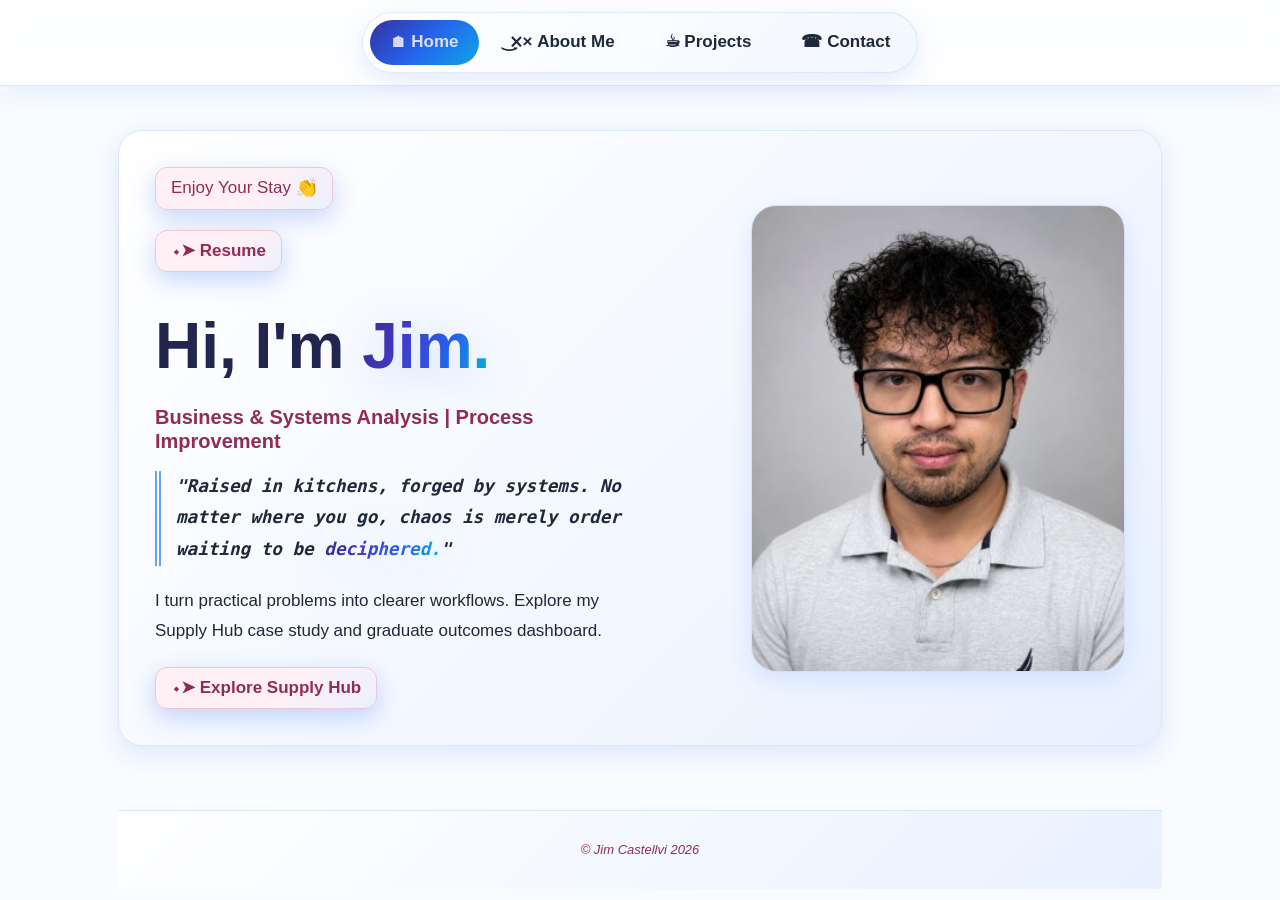
<file: index.html>
<!DOCTYPE html>

<!--Class project: original HTML/CSS by Jim; AI-assisted content and responsive-layout refinement, October 2026. Learning notes retained in the stylesheet.-->
<!--<details> and <summary> used during the supply hub case more context when it shows up -->
<html lang="en">

<head>
    <meta charset="utf-8" />
    <title>Jim Castellvi | Business &amp; Systems Analysis</title>

    <link href="portfolio_alt.css" rel="stylesheet" />
    <meta content="width=device-width, initial-scale=1" name="viewport" />
</head>

<body class="container" id="top"><a class="skip-link" href="#main-content">Skip to content</a>
    <header id="home">
        <nav aria-label="Main navigation" class="navbar" id="table_of_contents">
            <div class="navlink">
                <a aria-current="page" class="active" href="index.html">🏠︎ Home</a>
                <a href="about.html">ִ×͜× About Me</a>
                <a href="project.html">☕︎ Projects</a>
                <a href="contact.html">☎ Contact</a>
            </div>
        </nav>
    </header>
    <main id="main-content">
        <section class="hero">
            <div class="hero-text">
                <p class="pill hover-lift-img">Enjoy Your Stay 👏</p>
                <div>
                    <a class="pill hover-lift-img link"
                        href="https://1drv.ms/b/c/b7171ae9bdc7a3ea/IQBhhznJHuBYRb9-K2LwbAE5ATt0kI1Ehceg0D2DWT0N2-Q?e=mRhQ6N"
                        rel="noopener noreferrer" target="_blank">Resume</a>
                </div>
                <h1>Hi, I'm <span>Jim.</span></h1>
                <h2>Business &amp; Systems Analysis | Process Improvement</h2>
                <blockquote>
                    <p>
                        "Raised in kitchens, forged by systems. No matter where you go, chaos is merely order waiting to
                        be <span>deciphered.</span>"
                    </p>
                </blockquote>
                <p>I turn practical problems into clearer workflows. Explore my Supply Hub case study and graduate
                    outcomes dashboard.</p><a class="pill link" href="project.html#supplyHub">Explore Supply Hub</a>
            </div>
            <img alt="Picture of Jim Castellvi / Curly hair / Glasses" class="hero-photo hover-lift"
                src="webtech_img/1788324295054.jpg" style="object-fit: cover;" width="250" />
        </section>
    </main>
    <footer>
        <p>© Jim Castellvi 2026</p>
    </footer>
</body>

</html>
</file>
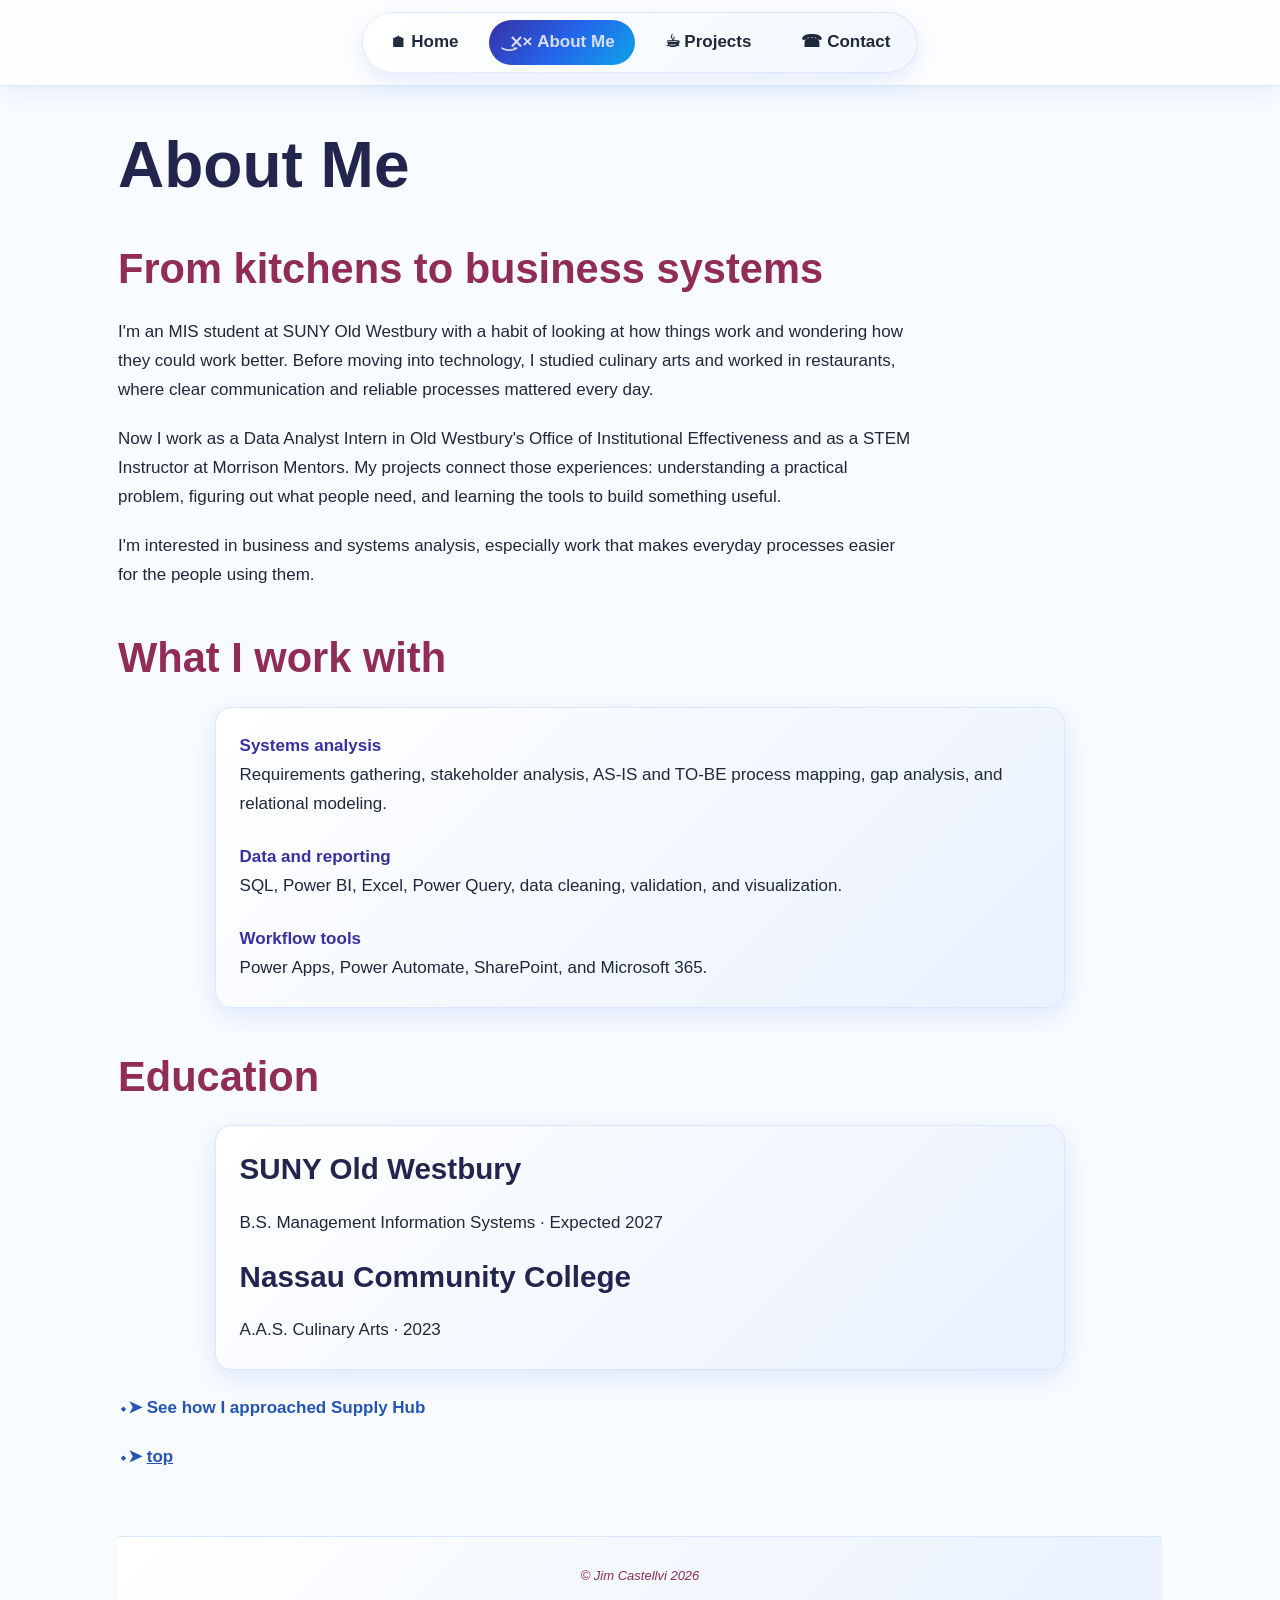
<file: about.html>
<!DOCTYPE html>

<html lang="en">

<head>
    <meta charset="utf-8" />
    <title>About | Jim Castellvi</title>
    <link href="portfolio_alt.css" rel="stylesheet" />
    <meta content="width=device-width, initial-scale=1" name="viewport" />
</head>

<body class="container" id="top"><a class="skip-link" href="#main-content">Skip to content</a>
    <header>
        <nav aria-label="Main navigation" class="navbar" id="table_of_contents">
            <div class="navlink">
                <a href="index.html">🏠︎ Home</a>
                <a aria-current="page" class="active" href="about.html">ִ×͜× About Me</a>
                <a href="project.html">☕︎ Projects</a>
                <a href="contact.html">☎ Contact</a>
            </div>
        </nav>
        <h1><strong>About Me</strong></h1>
    </header>
    <main id="main-content">
        <section class="about-copy">
            <h2>From kitchens to business systems</h2>
            <p>I'm an MIS student at SUNY Old Westbury with a habit of looking at how things work and wondering how they
                could work better. Before moving into technology, I studied culinary arts and worked in restaurants,
                where clear communication and reliable processes mattered every day.</p>
            <p>Now I work as a Data Analyst Intern in Old Westbury's Office of Institutional Effectiveness and as a STEM
                Instructor at Morrison Mentors. My projects connect those experiences: understanding a practical
                problem, figuring out what people need, and learning the tools to build something useful.</p>
            <p>I'm interested in business and systems analysis, especially work that makes everyday processes easier for
                the people using them.</p>
        </section>
        <section>
            <h2>What I work with</h2>
            <dl class="card-static">
                <dt>Systems analysis</dt>
                <dd>Requirements gathering, stakeholder analysis, AS-IS and TO-BE process mapping, gap analysis, and
                    relational modeling.</dd>
                <dt>Data and reporting</dt>
                <dd>SQL, Power BI, Excel, Power Query, data cleaning, validation, and visualization.</dd>
                <dt>Workflow tools</dt>
                <dd>Power Apps, Power Automate, SharePoint, and Microsoft 365.</dd>
            </dl>
        </section>
        <section>
            <h2>Education</h2>
            <div class="card-static">
                <h3>SUNY Old Westbury</h3>
                <p>B.S. Management Information Systems · Expected 2027</p>
                <h3>Nassau Community College</h3>
                <p>A.A.S. Culinary Arts · 2023</p>
            </div>
        </section>
        <p><a class="link" href="project.html#supplyHub">See how I approached Supply Hub</a></p>
    </main>
    <a class="link" href="#top"><u>top</u></a>
    <footer>
        <p>© Jim Castellvi 2026</p>
    </footer>
</body>

</html>
</file>
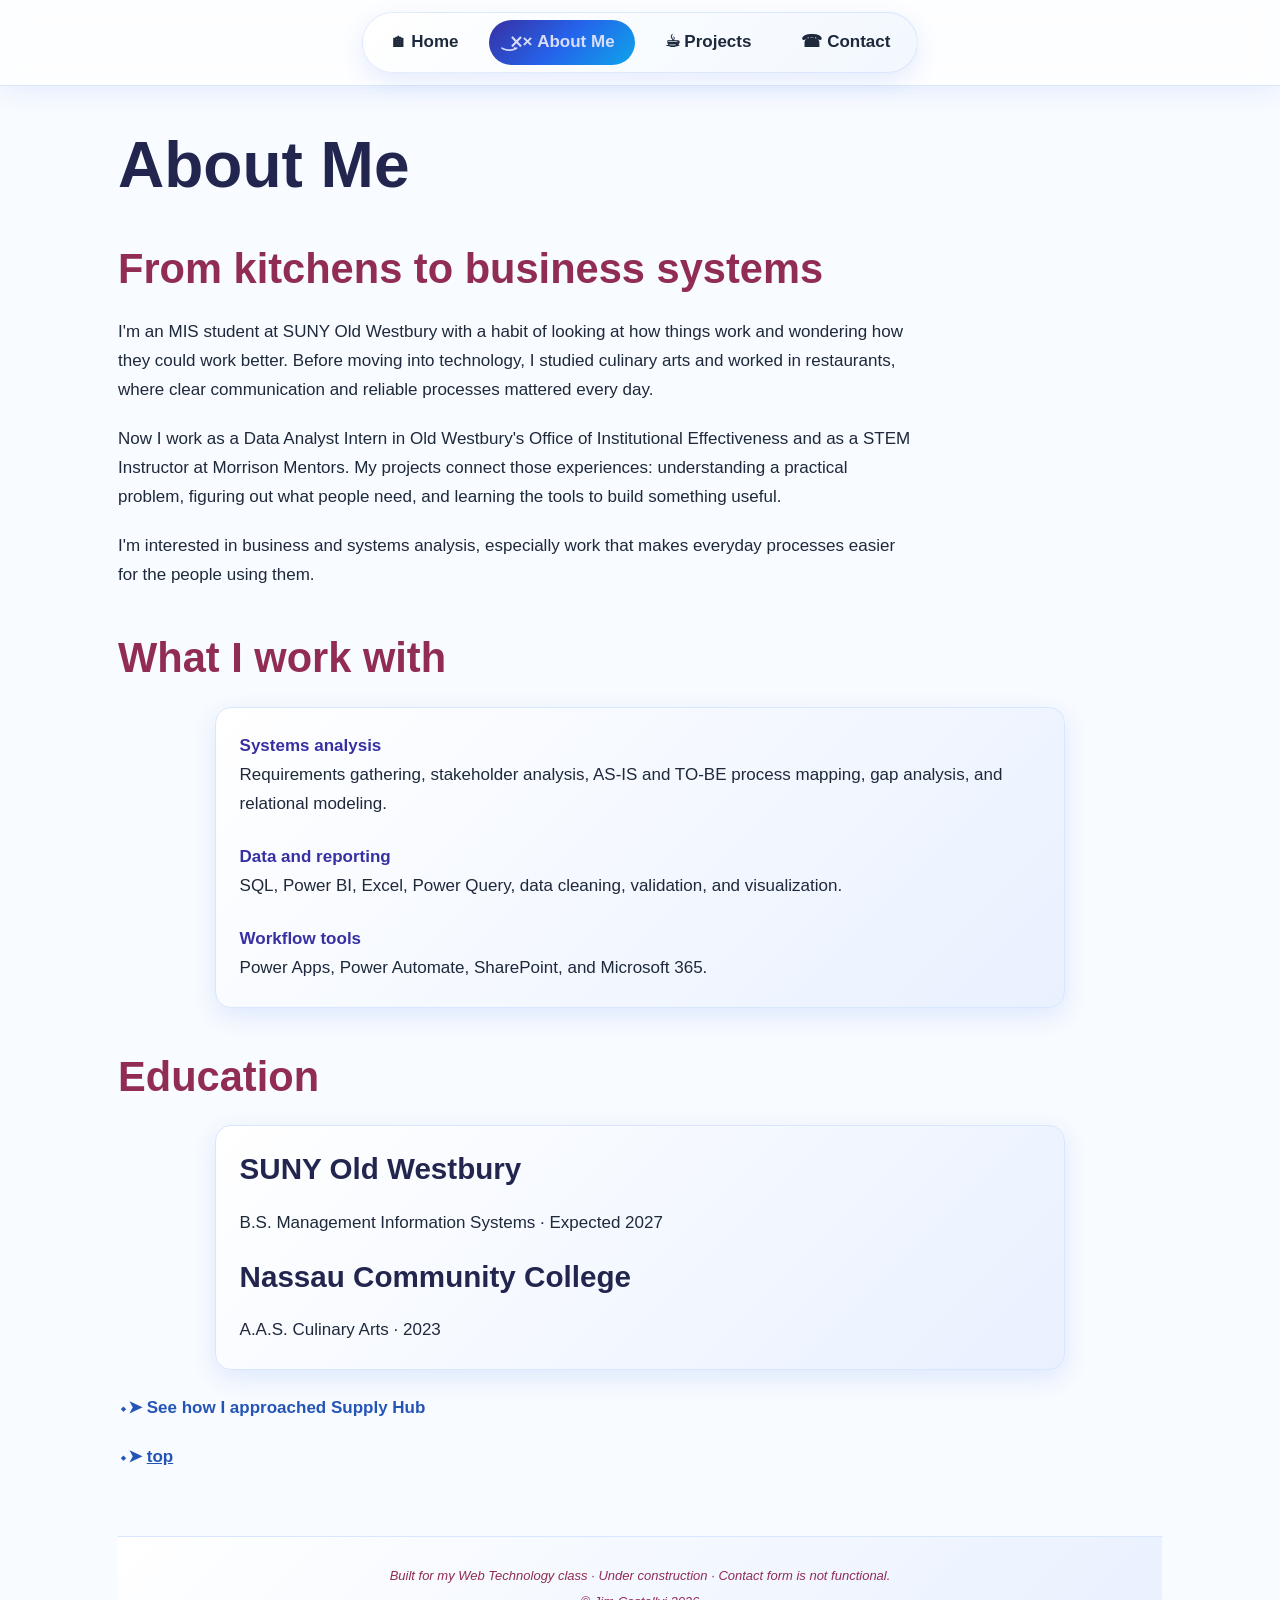
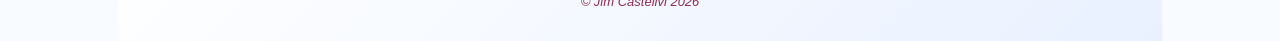
<file: About.html>
<!DOCTYPE html>

<html lang="en">

<head>
    <meta charset="utf-8" />
    <title>About | Jim Castellvi</title>
    <link href="portfolio_alt.css" rel="stylesheet" />
    <meta content="width=device-width, initial-scale=1" name="viewport" />
</head>

<body class="container" id="top"><a class="skip-link" href="#main-content">Skip to content</a>
    <header>
        <nav aria-label="Main navigation" class="navbar" id="table_of_contents">
            <div class="navlink">
                <a href="index.html">🏠︎ Home</a>
                <a aria-current="page" class="active" href="About.html">ִ×͜× About Me</a>
                <a href="project.html">☕︎ Projects</a>
                <a href="contact.html">☎ Contact</a>
            </div>
        </nav>
        <h1><strong>About Me</strong></h1>
    </header>
    <main id="main-content">
        <section class="about-copy">
            <h2>From kitchens to business systems</h2>
            <p>I'm an MIS student at SUNY Old Westbury with a habit of looking at how things work and wondering how they
                could work better. Before moving into technology, I studied culinary arts and worked in restaurants,
                where clear communication and reliable processes mattered every day.</p>
            <p>Now I work as a Data Analyst Intern in Old Westbury's Office of Institutional Effectiveness and as a STEM
                Instructor at Morrison Mentors. My projects connect those experiences: understanding a practical
                problem, figuring out what people need, and learning the tools to build something useful.</p>
            <p>I'm interested in business and systems analysis, especially work that makes everyday processes easier for
                the people using them.</p>
        </section>
        <section>
            <h2>What I work with</h2>
            <dl class="card-static">
                <dt>Systems analysis</dt>
                <dd>Requirements gathering, stakeholder analysis, AS-IS and TO-BE process mapping, gap analysis, and
                    relational modeling.</dd>
                <dt>Data and reporting</dt>
                <dd>SQL, Power BI, Excel, Power Query, data cleaning, validation, and visualization.</dd>
                <dt>Workflow tools</dt>
                <dd>Power Apps, Power Automate, SharePoint, and Microsoft 365.</dd>
            </dl>
        </section>
        <section>
            <h2>Education</h2>
            <div class="card-static">
                <h3>SUNY Old Westbury</h3>
                <p>B.S. Management Information Systems · Expected 2027</p>
                <h3>Nassau Community College</h3>
                <p>A.A.S. Culinary Arts · 2023</p>
            </div>
        </section>
        <p><a class="link" href="project.html#supplyHub">See how I approached Supply Hub</a></p>
    </main>
    <a class="link" href="#top"><u>top</u></a>
    <footer>
        <p>Built for my Web Technology class · Under construction · Contact form is not functional.</p>
        <p>© Jim Castellvi 2026</p>
    </footer>
</body>

</html>
</file>
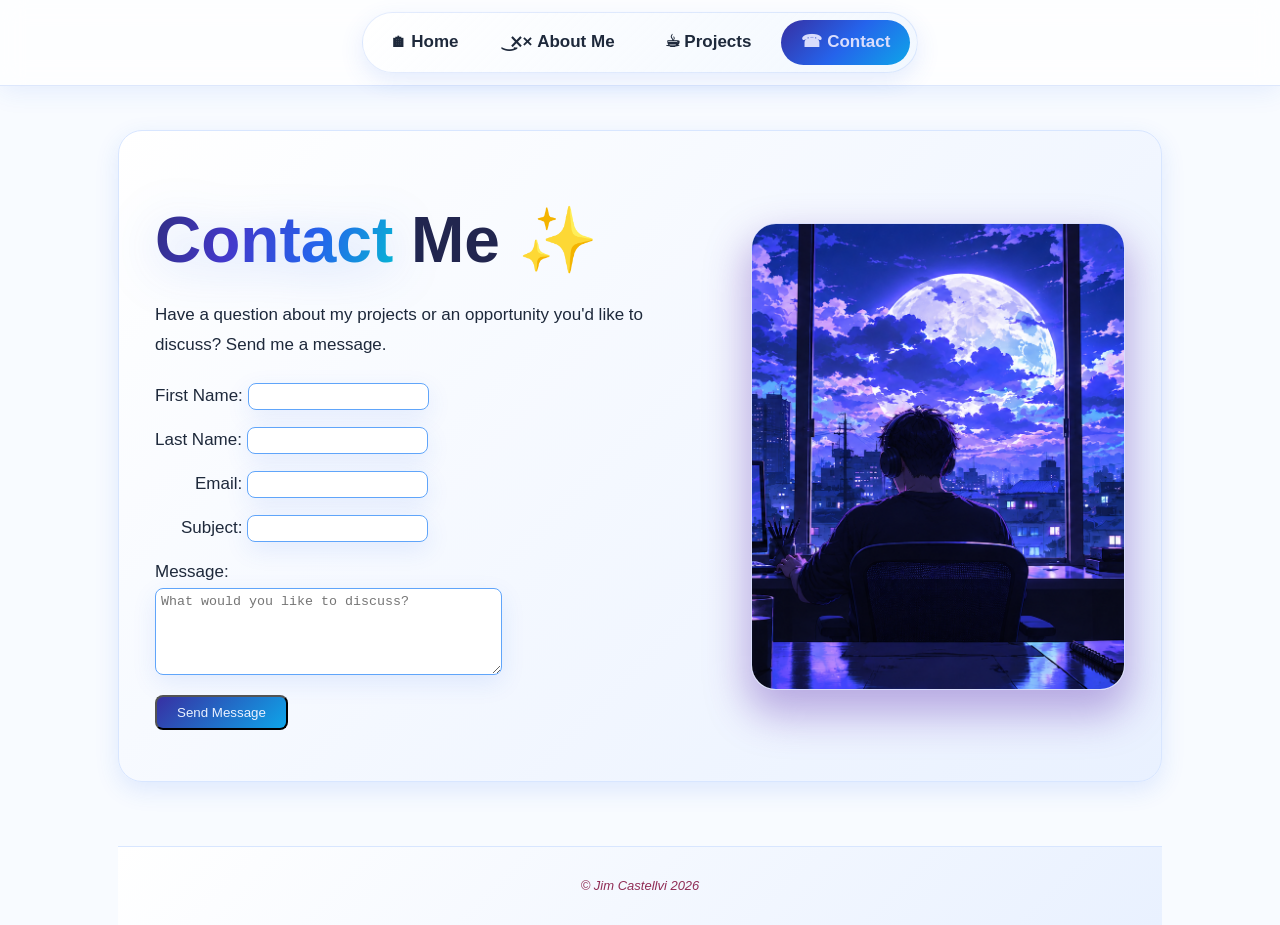
<file: contact.html>
<!DOCTYPE html>
<html lang="en">

<head>
    <meta charset="utf-8" />
    <meta name="viewport" content="width=device-width, initial-scale=1" />
    <title>Contact | Jim Castellvi</title>
    <link href="portfolio_alt.css" rel="stylesheet" />
</head>

<body class="container" id="top">
    <a class="skip-link" href="#main-content">Skip to content</a>

    <header>
        <nav aria-label="Main navigation" class="navbar" id="table_of_contents">
            <div class="navlink">
                <a href="index.html">🏠︎ Home</a>
                <a href="about.html">ִ×͜× About Me</a>
                <a href="project.html">☕︎ Projects</a>
                <a href="contact.html" class="active" aria-current="page">
                    ☎ Contact
                </a>
            </div>
        </nav>
    </header>

    <main id="main-content">
        <section class="hero">
            <form action="https://formspree.io/f/mkjodgko" method="POST">
                <div class="hero-text">
                    <h1><span class="gradient-text">Contact</span> Me ✨</h1>

                    <p>
                        Have a question about my projects or an opportunity
                        you'd like to discuss? Send me a message.
                    </p>

                    <div>
                        <label for="first-name">First Name:</label>
                        <input
                            id="first-name"
                            name="first_name"
                            type="text"
                            autocomplete="given-name"
                            required
                        />
                    </div>

                    <div>
                        <label for="last-name">Last Name:</label>
                        <input
                            id="last-name"
                            name="last_name"
                            type="text"
                            autocomplete="family-name"
                            required
                        />
                    </div>

                    <div>
                        <label for="email" style="margin-left: 40px;">
                            Email:
                        </label>
                        <input
                            id="email"
                            name="email"
                            type="email"
                            autocomplete="email"
                            required
                        />
                    </div>

                    <div>
                        <label for="subject" style="margin-left: 26px;">
                            Subject:
                        </label>
                        <input
                            id="subject"
                            name="subject"
                            type="text"
                            required
                        />
                    </div>

                    <div>
                        <label for="message">Message:</label>
                    </div>

                    <textarea
                        id="message"
                        name="message"
                        cols="40"
                        rows="5"
                        placeholder="What would you like to discuss?"
                        required
                    ></textarea>

                    <div>
                        <input
                            class="btn"
                            type="submit"
                            value="Send Message"
                        />
                    </div>
                </div>
            </form>

            <div>
                <img
                    src="webtech_img/Moonlit City Lo-Fi Focus.png"
                    alt="Purple Moonlit City"
                    class="hover-tilt hero-photo"
                />
            </div>
        </section>
    </main>

    <footer>
        <p>© Jim Castellvi 2026</p>
    </footer>
</body>

</html>
</file>
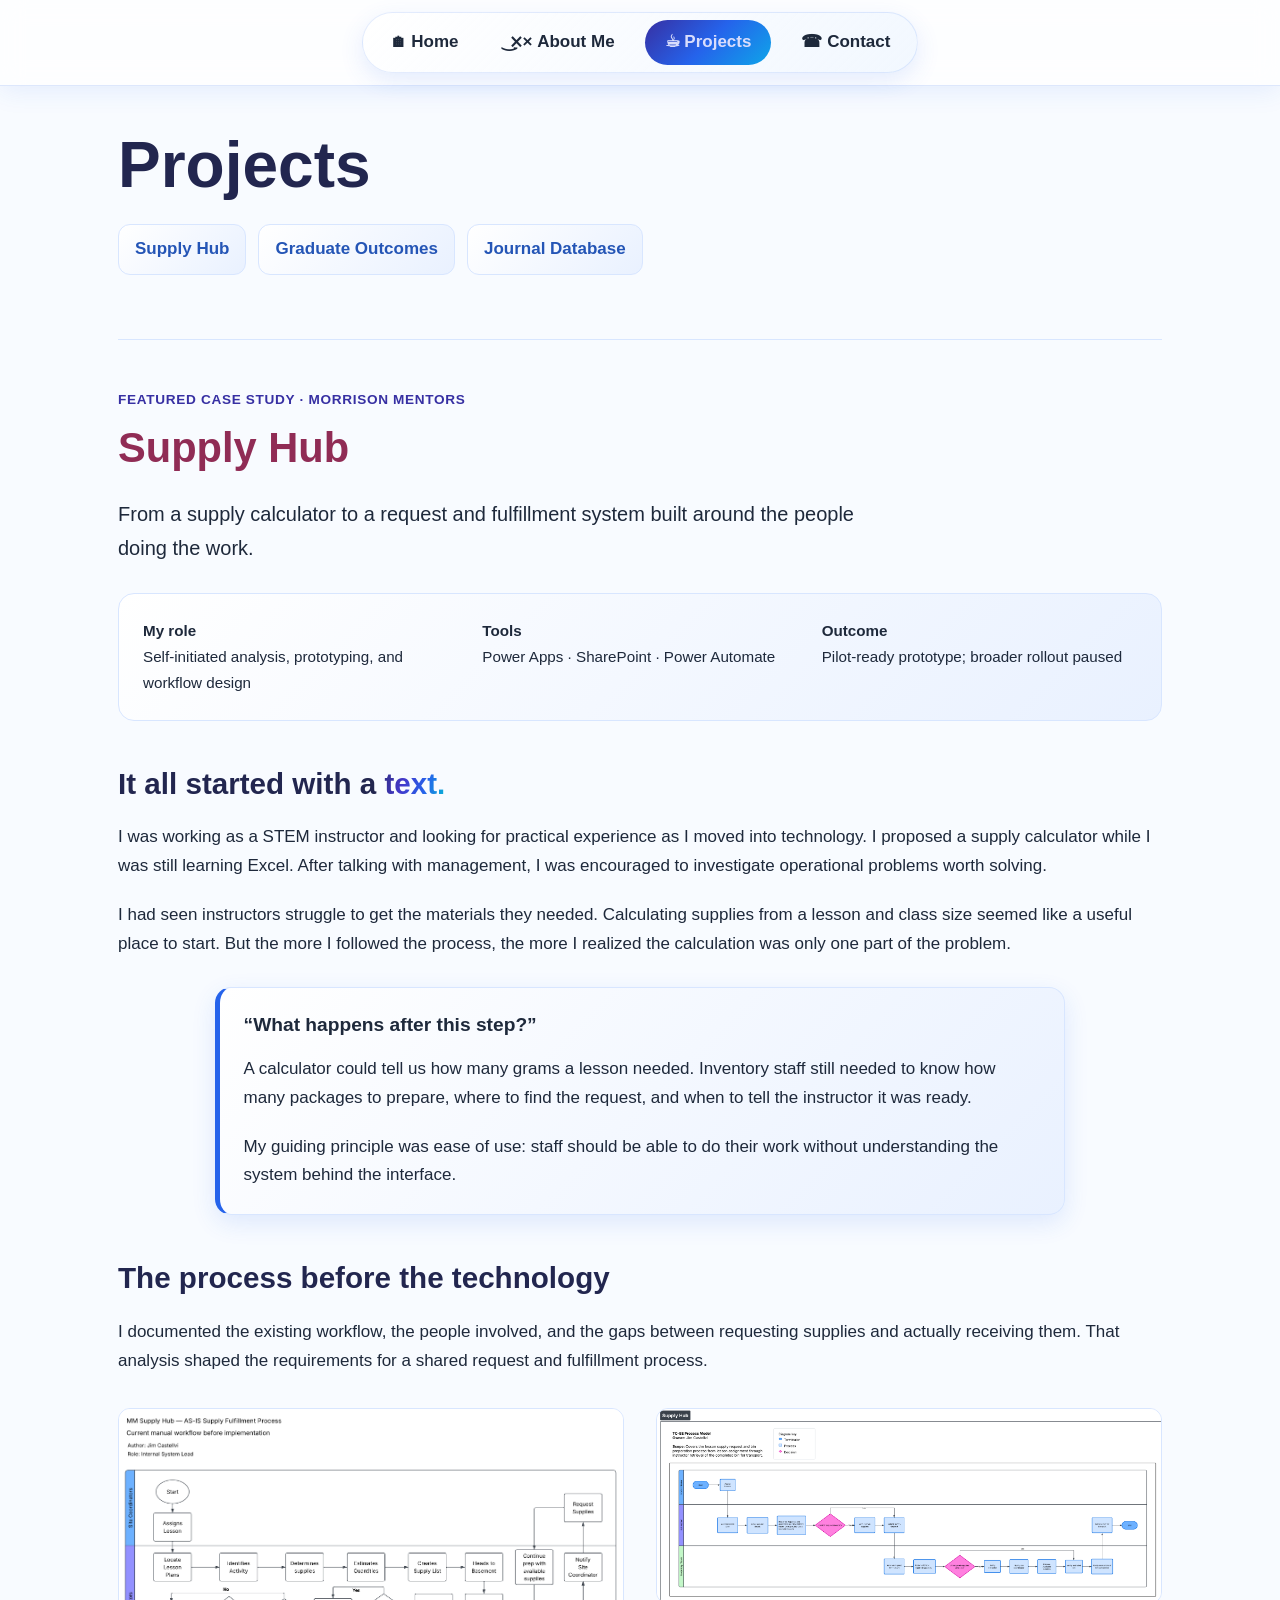
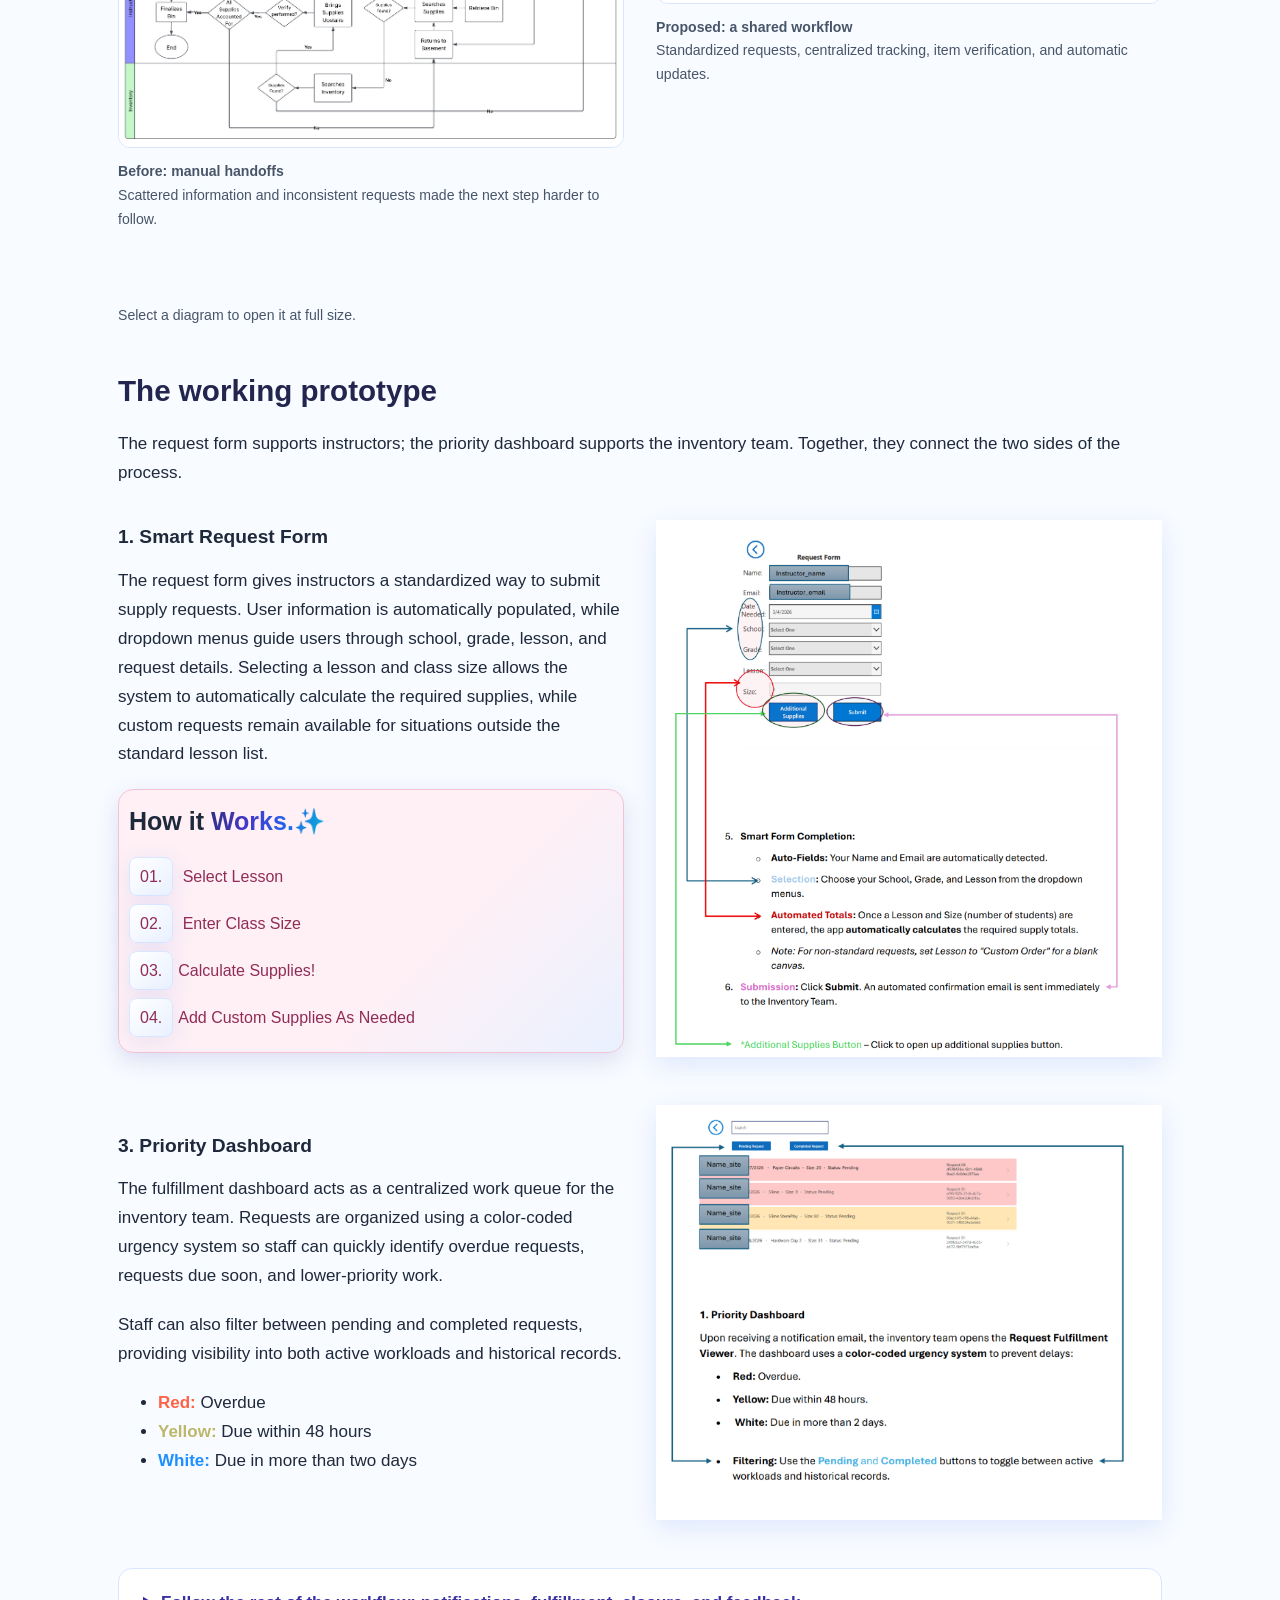
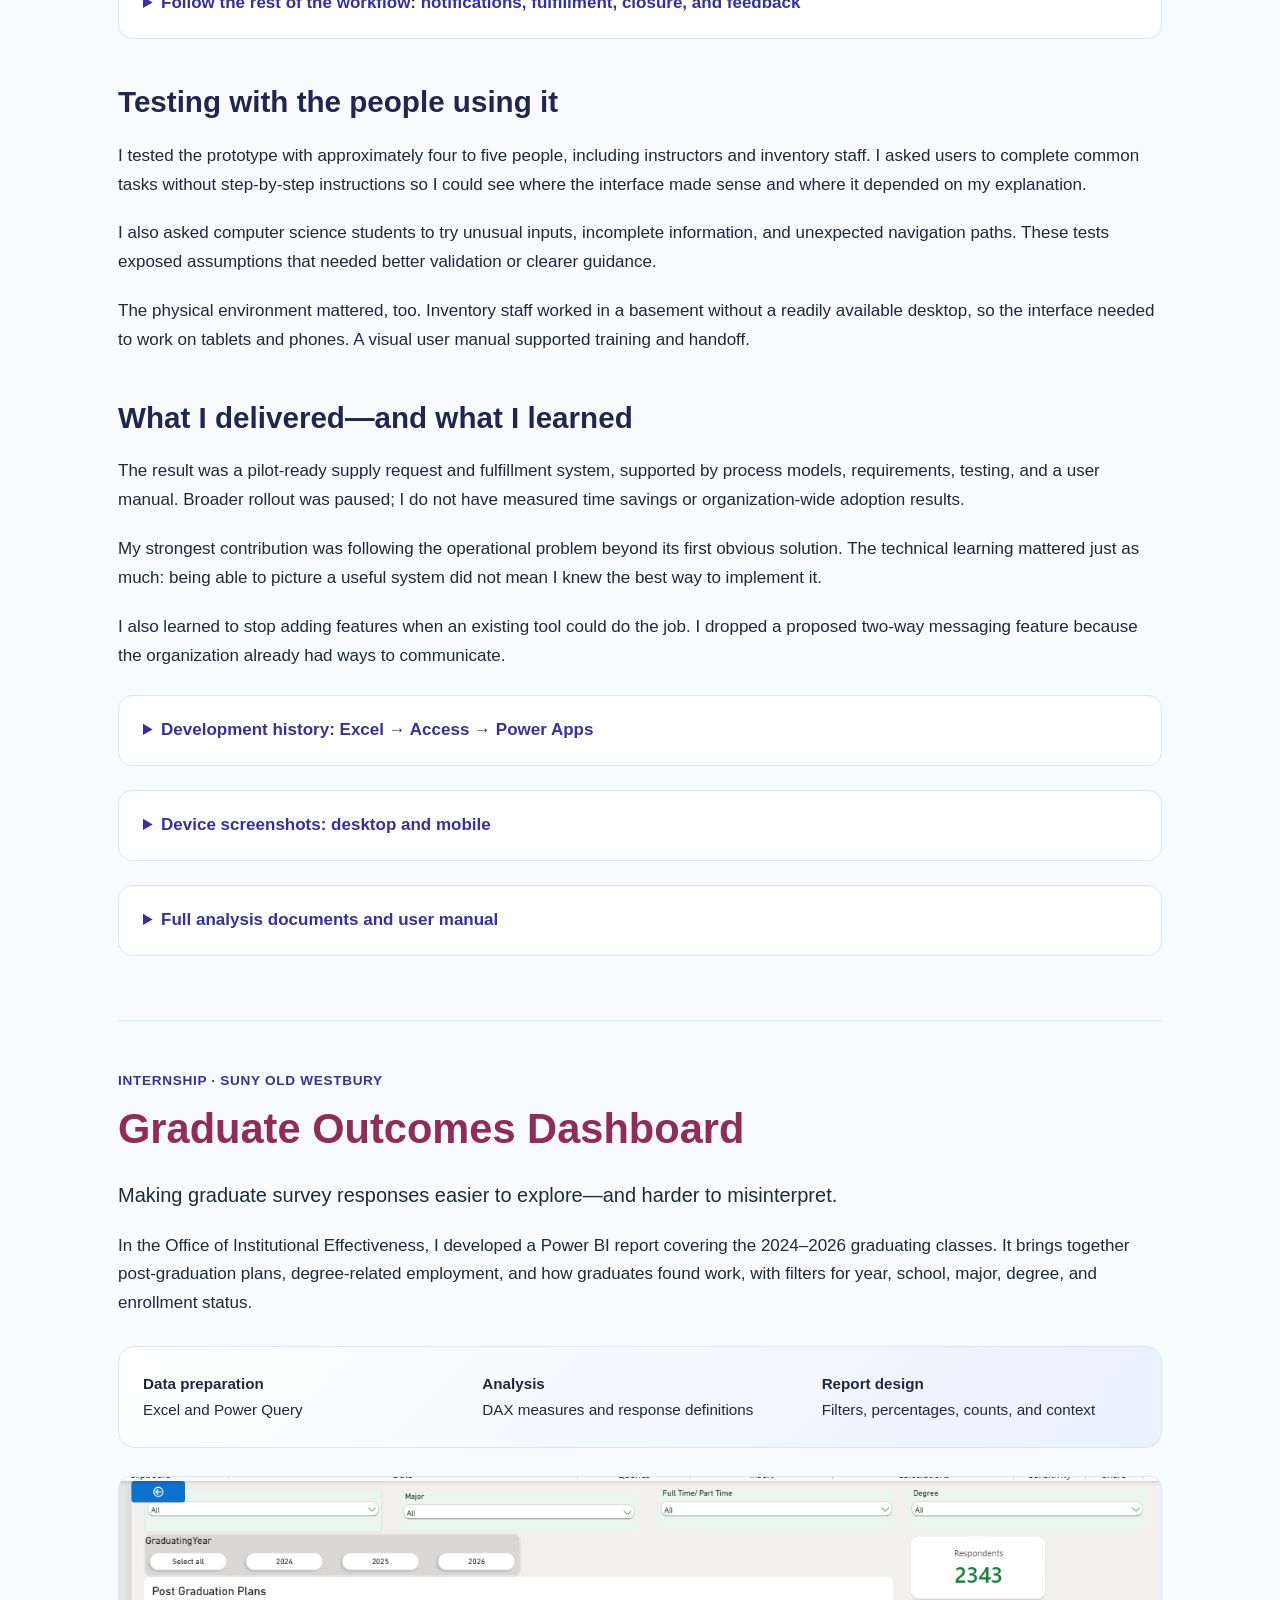
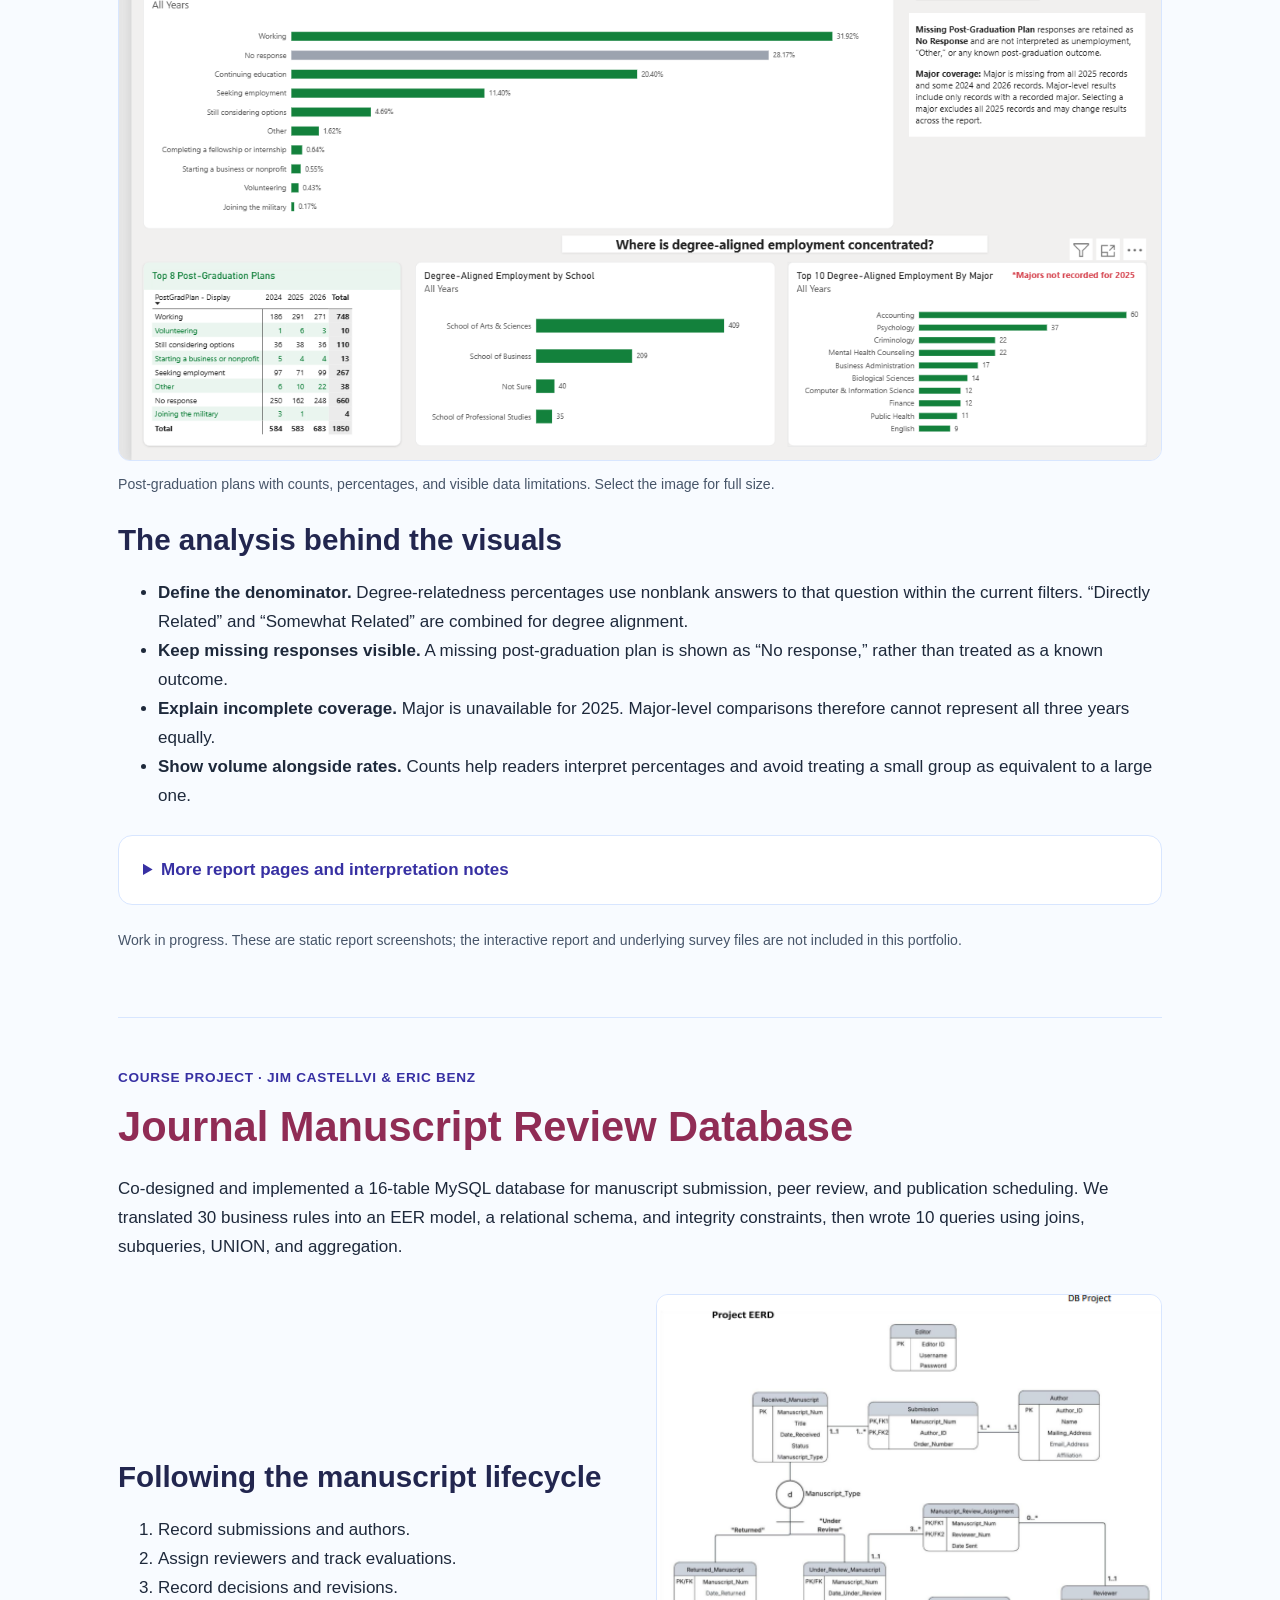
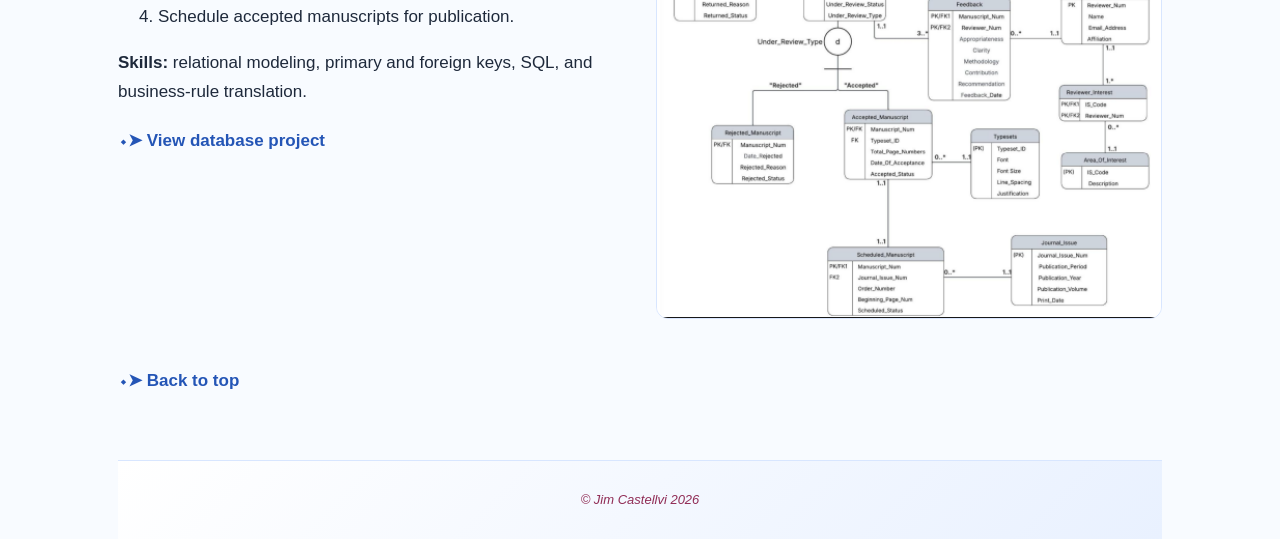
<file: project.html>
<!DOCTYPE html>

<html lang="en">

<head>
    <meta charset="utf-8" />
    <title>Projects | Jim Castellvi</title>
    <link href="portfolio_alt.css" rel="stylesheet" />
    <meta content="width=device-width, initial-scale=1" name="viewport" />
</head>

<body class="container" id="top"><a class="skip-link" href="#main-content">Skip to content</a>
    <header>
        <nav aria-label="Main navigation" class="navbar" id="table_of_contents">
            <div class="navlink">
                <a href="index.html">🏠︎ Home</a>
                <a href="about.html">ִ×͜× About Me</a>
                <a aria-current="page" class="active" href="project.html">☕︎ Projects</a>
                <a href="contact.html">☎ Contact</a>
            </div>
        </nav>
        <h1>Projects</h1>
    </header>
    <main id="main-content">
        <nav aria-label="Project shortcuts" class="project-nav"><a href="#supplyHub">Supply Hub</a><a
                href="#graduate-outcomes">Graduate Outcomes</a><a href="#journalDBSM">Journal Database</a></nav>
        <article id="supplyHub">
            <p class="eyebrow">Featured case study · Morrison Mentors</p>
            <h2>Supply Hub</h2>
            <p class="lead">From a supply calculator to a request and fulfillment system built around the people doing
                the work.</p>
            <div class="project-meta">
                <p><strong>My role</strong><br />Self-initiated analysis, prototyping, and workflow design</p>
                <p><strong>Tools</strong><br />Power Apps · SharePoint · Power Automate</p>
                <p><strong>Outcome</strong><br />Pilot-ready prototype; broader rollout paused</p>
            </div>
            <section>
                <h3>It all started with a <span class="gradient-text">text.</span></h3>
                <p>I was working as a STEM instructor and looking for practical experience as I moved into technology. I
                    proposed a supply calculator while I was still learning Excel. After talking with management, I was
                    encouraged to investigate operational problems worth solving.</p>
                <p>I had seen instructors struggle to get the materials they needed. Calculating supplies from a lesson
                    and class size seemed like a useful place to start. But the more I followed the process, the more I
                    realized the calculation was only one part of the problem.</p>
                <div class="card-static principle">
                    <h4>“What happens after this step?”</h4>
                    <p>A calculator could tell us how many grams a lesson needed. Inventory staff still needed to know
                        how many packages to prepare, where to find the request, and when to tell the instructor it was
                        ready.</p>
                    <p>My guiding principle was ease of use: staff should be able to do their work without understanding
                        the system behind the interface.</p>
                </div>
            </section>
            <section>
                <h3>The process before the technology</h3>
                <p>I documented the existing workflow, the people involved, and the gaps between requesting supplies and
                    actually receiving them. That analysis shaped the requirements for a shared request and fulfillment
                    process.</p>
                <div class="process-grid">
                    <figure><a href="webtech_img/MM_As_is.png" rel="noopener noreferrer" target="_blank"><img
                                alt="AS-IS diagram documenting the original supply fulfillment process"
                                src="webtech_img/MM_As_is.png" /></a>
                        <figcaption><strong>Before: manual handoffs</strong><br />Scattered information and inconsistent
                            requests made the next step harder to follow.</figcaption>
                    </figure>
                    <figure><a href="webtech_img/MM_to_be.png" rel="noopener noreferrer" target="_blank"><img
                                alt="TO-BE diagram showing the proposed Supply Hub workflow"
                                src="webtech_img/MM_to_be.png" /></a>
                        <figcaption><strong>Proposed: a shared workflow</strong><br />Standardized requests, centralized
                            tracking, item verification, and automatic updates.</figcaption>
                    </figure>
                </div>
                <p class="small-note">Select a diagram to open it at full size.</p>
            </section>
            <section id="user_manual">
                <h3>The working prototype</h3>
                <p>The request form supports instructors; the priority dashboard supports the inventory team. Together,
                    they connect the two sides of the process.</p>
                <div class="projects-flex">
                    <div>
                        <h4>1. Smart Request Form</h4>
                        <p>
                            The request form gives instructors a standardized way to submit supply
                            requests. User information is automatically populated, while dropdown
                            menus guide users through school, grade, lesson, and request details.
                            Selecting a lesson and class size allows the system to automatically
                            calculate the required supplies, while custom requests remain available
                            for situations outside the standard lesson list.
                        </p>
                        <div class="mini-flow hover-lift">
                            <p style="font-size: 25px; font-weight: bold;">How it <span
                                    class="gradient-text">Works.✨</span></p>
                            <div class="flow-step">
                                <p><span>01.</span> Select Lesson</p>
                            </div>
                            <div class="flow-step">
                                <p><span>02.</span> Enter Class Size</p>
                            </div>
                            <div class="flow-step">
                                <p><span>03.</span>Calculate Supplies!</p>
                            </div>
                            <div class="flow-step">
                                <p><span>04.</span>Add Custom Supplies As Needed</p>
                            </div>
                        </div>
                    </div>
                    <div class="hover-lift-img">
                        <img alt="Supply Hub request form" src="webtech_img/MM_Request.png" />
                    </div>
                </div>
                <div class="projects-flex">
                    <div>
                        <h4>3. Priority Dashboard</h4>
                        <p>
                            The fulfillment dashboard acts as a centralized work queue for the
                            inventory team. Requests are organized using a color-coded urgency
                            system so staff can quickly identify overdue requests, requests due
                            soon, and lower-priority work.
                        </p>
                        <p>
                            Staff can also filter between pending and completed requests, providing
                            visibility into both active workloads and historical records.
                        </p>
                        <ul>
                            <li><strong style="color:tomato;">Red:</strong> Overdue</li>
                            <li><strong style="color: darkkhaki;">Yellow:</strong> Due within 48 hours</li>
                            <li><strong style="color:dodgerblue;">White:</strong> Due in more than two days</li>
                        </ul>
                    </div>
                    <div class="hover-lift-img">
                        <img alt="Supply Hub priority dashboard for inventory staff"
                            src="webtech_img/MM_Priority_dash.png" />
                    </div>
                </div>
                <!--Learning note: Professor Renu suggested hiding extra information when the case study became too long. I looked up details and summary to do this natively, without JavaScript.-->
                <details>
                    <summary>Follow the rest of the workflow: notifications, fulfillment, closure, and feedback
                    </summary>
                    <div class="projects-flex">
                        <div>
                            <h4>2. Automated Request Notification</h4>
                            <p>
                                Once a request is submitted, Power Automate sends an automated
                                notification containing the request information and a direct link back
                                to the Supply Hub. This reduces reliance on informal communication and
                                creates a more consistent handoff between instructors and the inventory
                                team.
                            </p>
                            <div class="mini-flow hover-lift">
                                <p style="font-size: 32px;">
                                    <span class="gradient-text" style="font-weight: bold;">Workflow</span>⚡
                                </p>
                                <div class="flow-step">
                                    <p><span>01.</span>Power Apps →</p>
                                </div>
                                <div class="flow-step">
                                    <p><span>02.</span>SharePoint →</p>
                                </div>
                                <div class="flow-step">
                                    <p><span>03.</span>Power Automate →</p>
                                </div>
                                <div class="flow-step">
                                    <p><span>04.</span>Inventory Team!</p>
                                </div>
                            </div>
                        </div>
                        <div class="hover-lift-img">
                            <img alt="Automated email notification sent after request submission"
                                src="webtech_img/MM_email.png" />
                        </div>
                    </div>
                    <div class="projects-flex">
                        <div>
                            <h4>4. Item-Level Fulfillment</h4>
                            <p>
                                Each request contains individual fulfillment lines representing the
                                supplies or equipment that need to be prepared. Inventory staff check
                                off items as they are packed, and the request cannot be completed until
                                every required item has been accounted for.
                            </p>
                            <p>
                                This workflow reflects the underlying relational design of the system:
                                one supply request can contain many fulfillment records, allowing each
                                item to be tracked individually while remaining connected to the
                                original request.
                            </p>
                        </div>
                        <div class="hover-lift-img">
                            <img alt="Supply Hub fulfillment screen showing individual supply items"
                                src="webtech_img/MM_fulfilment.png" />
                        </div>
                    </div>
                    <div class="projects-flex">
                        <div>
                            <h4>5. Automated Closure</h4>
                            <p>
                                Once fulfillment is complete, the instructor receives an automated
                                confirmation containing the finalized supply list. This creates a clear
                                endpoint to the request process and ensures that both the requester and
                                inventory team know when the order has been completed.
                            </p>
                        </div>
                        <div class="hover-lift-img">
                            <img alt="Automated completion email sent to instructor"
                                src="webtech_img/MM_email_closure.png" />
                        </div>
                    </div>
                    <div class="projects-flex">
                        <div>
                            <h4>6. Feedback and Continuous Improvement</h4>
                            <p>
                                The prototype lets users submit feedback directly through
                                the application. Feedback could be categorized as a bug, UX issue, or
                                feature request and assigned an impact level to help prioritize future
                                changes.
                            </p>
                            <p>
                                Responses were stored centrally in SharePoint, replacing informal
                                comments with structured feedback that could be reviewed and used to
                                guide future iterations of the system.
                            </p>
                            <div class="mini-flow hover-lift">
                                <p>How Feedback <span class="gradient-text">Works ✨</span></p>
                                <div class="flow-step">
                                    <p><span>01.</span>Submit Feedback</p>
                                </div>
                                <div class="flow-step">
                                    <p><span>02.</span>Categorize &amp; Assess</p>
                                </div>
                                <div class="flow-step">
                                    <p><span>03.</span>Automatically Log</p>
                                </div>
                                <div class="flow-step">
                                    <p><span>04.</span>Review &amp; Improve</p>
                                </div>
                            </div>
                        </div>
                        <div class="hover-lift-img">
                            <img alt="Supply Hub feedback form" src="webtech_img/MM_feedback.png" />
                        </div>
                    </div>
                </details>
            </section>
            <section>
                <h3>Testing with the people using it</h3>
                <p>I tested the prototype with approximately four to five people, including instructors and inventory
                    staff. I asked users to complete common tasks without step-by-step instructions so I could see where
                    the interface made sense and where it depended on my explanation.</p>
                <p>I also asked computer science students to try unusual inputs, incomplete information, and unexpected
                    navigation paths. These tests exposed assumptions that needed better validation or clearer guidance.
                </p>
                <p>The physical environment mattered, too. Inventory staff worked in a basement without a readily
                    available desktop, so the interface needed to work on tablets and phones. A visual user manual
                    supported training and handoff.</p>
            </section>
            <section>
                <h3>What I delivered—and what I learned</h3>
                <p>The result was a pilot-ready supply request and fulfillment system, supported by process models,
                    requirements, testing, and a user manual. Broader rollout was paused; I do not have measured time
                    savings or organization-wide adoption results.</p>
                <p>My strongest contribution was following the operational problem beyond its first obvious solution.
                    The technical learning mattered just as much: being able to picture a useful system did not mean I
                    knew the best way to implement it.</p>
                <p>I also learned to stop adding features when an existing tool could do the job. I dropped a proposed
                    two-way messaging feature because the organization already had ways to communicate.</p>
            </section>
            <details>
                <summary>Development history: Excel → Access → Power Apps</summary>
                <p>I started with a calculator, then ran into questions about saved requests, shared access, and
                    relationships between records. My early Excel work included oversized ranges, complicated formulas,
                    and duplicated supporting structures. They were attempts to solve real problems with tools I was
                    still learning.</p>
                <p>As I explored VBA, Access, and eventually Power Apps with SharePoint, I developed a better
                    understanding of records, identifiers, and relationships. Looking back, I was reasoning about those
                    needs before I knew the formal database vocabulary. The lesson was to pair that practical reasoning
                    with stronger technical judgment and scope control.</p>
                <figure><img alt="Early Excel supply calculator prototype" loading="lazy"
                        src="webtech_img/MM_calc.png" />
                    <figcaption>The smaller calculator that started the project.</figcaption>
                </figure>
            </details>
            <details>
                <summary>Device screenshots: desktop and mobile</summary>
                <figure><img alt="Supply Hub on desktop" loading="lazy" src="webtech_img/MM_desktop.png" /></figure>
                <figure><img alt="Supply Hub on mobile" class="mobile-example" loading="lazy"
                        src="webtech_img/mm_moblie.png" /></figure>
            </details>
            <details>
                <summary>Full analysis documents and user manual</summary>
                <div aria-label="Supply Hub deliverables" class="table-scroll" role="region" tabindex="0">
                    <table border="1">
                        <caption><strong>Supply Hub Deliverables</strong></caption>
                        <thead>
                            <tr>
                                <th>Project Deliverable</th>
                                <th>Description</th>
                                <th>Skills Demonstrated</th>
                            </tr>
                        </thead>
                        <tbody>
                            <tr>
                                <td><a href="https://1drv.ms/b/c/b7171ae9bdc7a3ea/IQCY64CB_dr6R71m6K5AKZE3AU-IGEWfUuOkztuywYB_EYo?e=Qolgz1"
                                        rel="noopener noreferrer" target="_blank">User Manual guide</a></td>
                                <td>An operational guide explaining how instructors and staff use the Supply Hub to
                                    submit requests, track request status, verify materials, navigate the system, and
                                    provide feedback.</td>
                                <td>Technical Documentation, User Training, Process Documentation, UX Communication,
                                    System Documentation</td>
                            </tr>
                            <tr>
                                <td><a href="https://1drv.ms/b/c/B7171AE9BDC7A3EA/AUxvdE9XbTdAhZ7wZUwWd6w?e=FRTJCi"
                                        rel="noopener noreferrer" target="_blank">Problem Statement</a></td>
                                <td>Defines the problems within the existing supply process, including inconsistent
                                    request methods, limited inventory visibility, outdated information, and difficulty
                                    tracking equipment and accountability.</td>
                                <td>Problem Analysis, Root-Cause Analysis, Systems Thinking, Business Analysis, Process
                                    Improvement</td>
                            </tr>
                            <tr>
                                <td><a href="https://1drv.ms/b/c/B7171AE9BDC7A3EA/AWmN1Bre-GVHoAlyR_TlwU0?e=weVpd2"
                                        rel="noopener noreferrer" target="_blank">Stakeholder Analysis</a></td>
                                <td>Identifies the major groups involved in the supply process and documents their
                                    responsibilities, needs, pain points, level of influence, and interactions with the
                                    system.</td>
                                <td>Stakeholder Analysis, Requirements Gathering, Communication Analysis, Business
                                    Analysis</td>
                            </tr>
                            <tr>
                                <td><a href="https://1drv.ms/b/c/b7171ae9bdc7a3ea/IQBvwII_QfwlQpr11VjjKWo3AavW1GjbJjig_71VGtVhJUA?e=jdnwaf"
                                        rel="noopener noreferrer" target="_blank">AS-IS Supply Fulfillment Document</a>
                                </td>
                                <td>Documents the existing supply fulfillment process from lesson assignment through
                                    gathering, testing, and delivering materials, highlighting manual steps,
                                    bottlenecks, dependencies, and areas of risk.</td>
                                <td>Current-State Analysis, Workflow Analysis, Process Documentation, Bottleneck
                                    Identification, Business Process Analysis</td>
                            </tr>
                            <tr>
                                <td><a href="https://1drv.ms/b/c/b7171ae9bdc7a3ea/IQBpjdQa3vhlR6AJckf05cFNAdPi4lVNb3vsS8C8MiKLSNY?e=ea9X7W"
                                        rel="noopener noreferrer" target="_blank">Requirement Documents</a></td>
                                <td>Translates identified business problems and stakeholder needs into documented
                                    business, functional, and non-functional requirements for the Supply Hub system.
                                </td>
                                <td>Requirements Analysis, Functional Requirements, Non-Functional Requirements,
                                    Business Rules, Systems Analysis</td>
                            </tr>
                            <tr>
                                <td><a href="https://1drv.ms/b/c/b7171ae9bdc7a3ea/IQCnkgQg9CIlTryFPblvWUL9AeBKAKuYmoWg7GA30GiQcjY?e=eXVPvo"
                                        rel="noopener noreferrer" target="_blank">TO-BE Process Model</a></td>
                                <td>Models the redesigned supply process after implementation of the Supply Hub, showing
                                    how standardized requests, centralized information, tracking, and verification
                                    improve the workflow.</td>
                                <td>TO-BE Analysis, Process Redesign, Workflow Design, Process Modeling, Systems
                                    Thinking</td>
                            </tr>
                            <tr>
                                <td><a href="https://1drv.ms/b/c/B7171AE9BDC7A3EA/Abul9HpGKwlJlfUsOEOTd6E?e=FjfbH3"
                                        rel="noopener noreferrer" target="_blank">Gap Analysis</a></td>
                                <td>Compares the current-state and proposed future-state processes to identify what must
                                    change in the workflow, technology, data, and staff responsibilities to reach the
                                    desired system.</td>
                                <td>Gap Analysis, Process Improvement, Solution Analysis, Business Analysis, Change
                                    Analysis</td>
                            </tr>
                        </tbody>
                    </table>
                </div>
            </details>
        </article>
        <article id="graduate-outcomes">
            <p class="eyebrow">Internship · SUNY Old Westbury</p>
            <h2>Graduate Outcomes Dashboard</h2>
            <p class="lead">Making graduate survey responses easier to explore—and harder to misinterpret.</p>
            <p>In the Office of Institutional Effectiveness, I developed a Power BI report covering the 2024–2026
                graduating classes. It brings together post-graduation plans, degree-related employment, and how
                graduates found work, with filters for year, school, major, degree, and enrollment status.</p>
            <div class="project-meta">
                <p><strong>Data preparation</strong><br />Excel and Power Query</p>
                <p><strong>Analysis</strong><br />DAX measures and response definitions</p>
                <p><strong>Report design</strong><br />Filters, percentages, counts, and context</p>
            </div>
            <figure><a href="webtech_img/graduate-plans.png" rel="noopener noreferrer" target="_blank"><img
                        alt="Graduate dashboard showing post-graduation plans, year filters, and employment counts by school and major"
                        loading="lazy" src="webtech_img/graduate-plans.png" /></a>
                <figcaption>Post-graduation plans with counts, percentages, and visible data limitations. Select the
                    image for full size.</figcaption>
            </figure>
            <h3>The analysis behind the visuals</h3>
            <ul>
                <li><strong>Define the denominator.</strong> Degree-relatedness percentages use nonblank answers to that
                    question within the current filters. “Directly Related” and “Somewhat Related” are combined for
                    degree alignment.</li>
                <li><strong>Keep missing responses visible.</strong> A missing post-graduation plan is shown as “No
                    response,” rather than treated as a known outcome.</li>
                <li><strong>Explain incomplete coverage.</strong> Major is unavailable for 2025. Major-level comparisons
                    therefore cannot represent all three years equally.</li>
                <li><strong>Show volume alongside rates.</strong> Counts help readers interpret percentages and avoid
                    treating a small group as equivalent to a large one.</li>
            </ul>
            <details>
                <summary>More report pages and interpretation notes</summary>
                <figure><a href="webtech_img/graduate-alignment.png" rel="noopener noreferrer" target="_blank"><img
                            alt="Degree-aligned employment rates by major and school with respondent counts"
                            loading="lazy" src="webtech_img/graduate-alignment.png" /></a>
                    <figcaption>Alignment by major and school, including a minimum of 10 valid answers for major
                        results.</figcaption>
                </figure>
                <figure><a href="webtech_img/graduate-comparison.png" rel="noopener noreferrer" target="_blank"><img
                            alt="Graduating-class comparisons and methods graduates reported using to find employment"
                            loading="lazy" src="webtech_img/graduate-comparison.png" /></a>
                    <figcaption>Class comparisons and reported employment search methods.</figcaption>
                </figure>
                <p>The report's “No Work-Based Plan Reported” measure groups seeking employment, still considering
                    options, and volunteering, and excludes continuing education from its denominator. It is a
                    survey-plan proxy, not a verified unemployment rate. Likewise, “Not Related / Not Sure” is not a
                    formal underemployment rate.</p>
            </details>
            <p class="small-note">Work in progress. These are static report screenshots; the interactive report and
                underlying survey files are not included in this portfolio.</p>
        </article>
        <article id="journalDBSM">
            <p class="eyebrow">Course project · Jim Castellvi &amp; Eric Benz</p>
            <h2>Journal Manuscript Review Database</h2>
            <p>Co-designed and implemented a 16-table MySQL database for manuscript submission, peer review, and
                publication scheduling. We translated 30 business rules into an EER model, a relational schema, and
                integrity constraints, then wrote 10 queries using joins, subqueries, UNION, and aggregation.</p>
            <div class="projects-flex">
                <div>
                    <h3>Following the manuscript lifecycle</h3>
                    <ol>
                        <li>Record submissions and authors.</li>
                        <li>Assign reviewers and track evaluations.</li>
                        <li>Record decisions and revisions.</li>
                        <li>Schedule accepted manuscripts for publication.</li>
                    </ol>
                    <p><strong>Skills:</strong> relational modeling, primary and foreign keys, SQL, and business-rule
                        translation.</p><a class="link"
                        href="https://1drv.ms/b/c/b7171ae9bdc7a3ea/IQCP2Q1eQIkNT5rb94GFnc9rAYT7a90A7AcmN8Ee70Mk4Pc?e=AXqevd"
                        rel="noopener noreferrer" target="_blank">View database project</a>
                </div>
                <figure><a href="webtech_img/DBMS_ERD.png" rel="noopener noreferrer" target="_blank"><img
                            alt="Journal database entity relationship diagram" loading="lazy"
                            src="webtech_img/DBMS_ERD.png" /></a></figure>
            </div>
        </article>
        <p><a class="link" href="#top">Back to top</a></p>
    </main>
    <footer>
        <p>© Jim Castellvi 2026</p>
    </footer>
</body>

</html>
</file>
<file: portfolio_alt.css>
:root {
    --page-bg: #F8FBFF;
    --gradient-start: #FFFFFF;
    --gradient-end: #E9F1FF;

   
    --primary: #2563EB;
    --secondary: #60A5FA;
    --text: #1E293B;
    --border: #D8E6FF;

    --primary-alt: #3730A3;
    --secondary-alt: #0EA5E9;
    --text-alt: #22264F;
    --border-alt: #D9DDFC;

    --accent-soft: #FFF0F5;
    --accent-color: #D35685;
    --accent-text: #902C55;
    --accent-border: #F2C3D4;

    /* Navbar */
    --nav: rgba(255, 255, 255, 0.75);
    --nav-border: rgb(from var(--primary) r g b / 0.15);
    --nav-gradient: linear-gradient(
        135deg,
        rgba(255, 255, 255, 0.9),
        rgba(235, 244, 255, 0.65)
    );

  
    --primary-gradient: linear-gradient(
        135deg,
        #3730A3,
        #2563EB,
        #0EA5E9
    );

    --secondary-gradient: linear-gradient(
        135deg,
        #FFFFFF,
        #E9F1FF
    );

--focus-gradient: linear-gradient(
    110deg,
    #312E81,
    #4338CA,
    #2563EB,
    #06B6D4
);

    /* Shadows */
    --shadow: 0 8px 24px rgb(from var(--primary) r g b / 0.25);
    --shadow-soft: 0 8px 24px rgb(from var(--primary-alt) r g b / 0.14);
    --shadow-glass: 0 4px 25px rgb(from var(--primary) r g b / 0.10);
    --shadow-accent: 0 2px 6px rgb(from var(--accent-color) r g b / 0.25);

    /* Button / input gradient */
    --input-gradient: linear-gradient(
        135deg,
        var(--primary-alt),
        var(--secondary-alt)
    );

    /* Accent card gradient */
    --accent-gradient: linear-gradient(
        135deg,
        var(--accent-soft) 60%,
        var(--gradient-end)
    );
}
     /*Over view for future reference: I made tons of mistakes!!!
        I learnt quite a bit the code is still amatuerish below can be heavily restructured there are alot of elements 
        and values that are redundant I only implemented reusable CSS towards the end, when through 2-3 different nav bars, tons of 
        different color palates once I learned how to use root*/


        /*Global values*/

        /* Im making alot of the hover animation on things that aren't card*/
        /*A Element can have more than one class? that would have saved me a headache*/
        .hover-lift, .hover-lift-img{
            transition: all 0.3s ease;

            box-shadow: 0 8px 24px rgba(37, 99, 235, 0.12);
        }
        
        .hover-lift:hover{
            transform:translateY(-6px);
        }
        .hover-lift-img:hover{
            transform:translateY(-6px) perspective(500px) translateZ(60px);
        }

        .hover-tilt:hover{
            transform: perspective(500px) translateZ(60px) rotate(-8deg) translateY(5px);
            
        }

        .hover-tilt{
            transition: all 0.5s ease;

        box-shadow: 0 20px 40px 5px rgba(103, 58, 183, 0.4);

        }

        /*Finally making shadow its own element right now its dependent on hover-x*/

        

        /*reusable end*/

        *{
            box-sizing: border-box;
        }

        body{
            margin: 0;
            font-family: "Arial Rounded MT Bold", "Helvetica Rounded", Arial, sans-serif;
            background-color: var(--page-bg);
            color: var(--text);
            font-size: 17px;
        }

        /*Nav Bar Start*/

        .navbar{
            display: flex; /*arranges children elements in a row*/
            justify-content:center;
            align-items: center;
            padding: 20px 40px;

            position:fixed;
            top:20px;
            left: 0;
            right: 0;
            z-index: 1000; /*Stacking layers*/

            /*glassmorphism effect/ shout outs to venus her porflio was a great reference*/
            background: var(--nav);
            backdrop-filter: blur(12px); /*blurs content behind it*/
            -webkit-backdrop-filter: blur(12px); /*same thing but works on apple products*/

            border-bottom: 1px solid var(--nav-border);
            box-shadow:var(--shadow-glass);
            /*x offset , y offset, blur radius, color*/
        }

        .navlink{
            display: flex;
            align-items: center;
            gap: 10px;

            /*Function to create a gradient top left -> bottom right because pf deg*/
            background: var(--nav-gradient);

            font-weight: bold;
            padding: 15px 8px;
            border-radius: 50px;
            border: 1px solid rgba(37, 99, 235, 0.12);

            box-shadow: 0 8px 24px rgba(37, 99, 235, 0.12)
        }

        .navlink a{
            text-decoration: none !important;
            color: var(--text);
            border: 1px;
            border-color: var(--border);
            padding: 8px 20px;

            border-radius: 23px;

            transition:all 0.2s ease;
        }

        .navlink a.active{
            background: var(--primary-gradient);

            color: var(--border-alt);
        }

        .navbar a:hover{
            background-color: rgb(from var(--secondary) r g b / 0.4);

            transform: translateY(-2px);
        }

        /*Nav Bar End */

        .hero{
        display: grid; 
        background:var(--secondary-gradient);
        border-radius: 24px;
        grid-template-columns: 1.2fr 0.8fr;
            /*fr unit is the fraction of available space*/

            align-items: center;
            gap: 60px;

            max-width: 1200px;
            margin:auto;
            padding:50px 40px;

            border: 1px solid var(--border);
            box-shadow: 0 8px 24px rgba(37, 99, 235, 0.12);
        }

        .hero-text {
            line-height: 1.8;
            max-width: 500px;
        }

        .hero-text h1{
            margin-top: 3vw;
        }

        .hero-text h2{
            font-size: 1.5rem;
            margin: auto;
        }

        .hero-text span{
        background-image: var(--focus-gradient);
            background-clip: text;
            color: transparent;

            filter: drop-shadow(var(--shadow));
        }

        .hero-text blockquote{
            color:var(--text);
            font-family: monospace, 'Courier New', Courier;
            font-weight:bold;
            font-style: italic;
            font-size: 1.1rem;
            margin-left: auto;
            padding-left: 15px;

            border-left: 6px double var(--secondary);
        
        }
        .hero-photo{
            width: 100%;
            max-width: 380px;
            aspect-ratio: 4/5;
            object-fit: cover;
            /*how the img resizes itself to fit / completely fill the container it is in*/

            border: 1px solid var(--border-alt);
            border-radius: 25px;
        }
        /*General use start*/

        .container{
            max-width: 950px;
            margin:auto;
            margin-top: 150px;
            padding: 0 24px;
        }

        .projects {
            margin: 135px 80px 80px;
            padding: 0 40px;;
        }

        .projects-case {
            max-width: 800px;
            margin: 65px 80px 80px;
            padding: 0 40px;;
        }

        .projects-flex {
            margin-top: 50px;
            margin: 0;
            display: grid;
            grid-template-columns: 1fr 1.6fr;

            align-items: center;
            gap: 32px;

            margin-bottom: 125px;  
        }



        .projects-flex p{
            width: auto;
            line-height: 1.7;
        }

        .projects-flex img{

            width: 100%;
            min-width: 0;
            height: auto;
            flex-shrink: 0;
        }

        .projects-img-container {

           width: 400px;
            
        }



        .mini-flow{
            background: var(--accent-gradient);

            background-color: transparent;
            border: 1px solid var(--accent-border);
            border-radius: 15px;

            box-shadow: var(--shadow-soft);

            width: 100%;
            margin: 0px;
            height: auto;
            padding: 10px 0 0px 10px;

            display: flex;
            flex-direction: column;
            gap: 0px;
        }

        .flow-step{
            display: flex;
            line-height: 1.7;
            font-size: 16px;
            margin: 0;
            color: var(--accent-text);
            align-items:end;
        }

        .flow-step span{
            background: var(--secondary-gradient);
            background-color: transparent;
        
            border:1px solid var(--border);
            padding: 10px;
            border-radius: 8px;

            box-shadow: 0 5px 24px rgba(37, 99, 235, 0.1);
            margin-right: 5px;
        }


        .gradient-text{ 
            background-image: var(--focus-gradient);
            background-clip: text;
            
            color:transparent;

            filter: drop-shadow(--shadow)
        }

        h1 {
            font-size: 64px;
            font-weight: bold;
            margin-bottom: 25px;
            margin-top:100px;
            line-height: 1.1;
            color: var(--text-alt);
        }

        h2{
            color: var(--accent-text);
            font-size:2rem;
            margin: 24px;
            margin-bottom: 25px;
        }


        article, section{
            margin-top: 72px;
        }

        .card{
            background: var(--secondary-gradient);
            border:1px solid var(--border);
            border-radius: 16px;
            box-shadow: 0 8px 24px rgba(37, 99, 235, 0.12);
            transition: all 0.3s ease;

            padding: 0 24px;
            margin: 0 auto 24px;
            max-width: 90ch;
            }


        .card:hover{
            transform: translateY(-6px);
        }

        table{
            border-color: var(--accent-border);
            box-shadow: var(--shadow-accent);
        }

        th, td{
            margin: 2px 5px;
            padding: 10px;
        }

        tr:nth-child(odd){
            background: linear-gradient(
                135deg,
                var(--accent-soft) 60%,
                var(--gradient-end)

            );

            background-color: transparent;
            border: 1px solid var(--accent-border);
            border-radius: 15px;

            box-shadow: 0 8px 24px rgba(37, 99, 235, 0.12);;
        }

        input[type="submit"]{
            background: var(--input-gradient);
            background-color:transparent;
            color: var(--gradient-end);

            padding: 8px 20px;

            margin-top: 10px;

            border-radius: 8px;
        }

        .btn{
            transition: all 0.3s ease;
        }

        input[type="submit"]:hover{
            background:var(--primary-gradient);
            color:var(--secondary-alt);
            transform: scale(1.05);
        }

        input{
            margin-bottom: 15px;
            margin-right: 15px;
        }

        label{
            margin-bottom: 100px;
            color: var(--text);
        }

        footer{
            background: var(--secondary-gradient);
            background-color: transparent;
            text-align: center;
            font-style: italic;
            font-size: small; 
            color: var(--accent-text);
            margin: 0 auto;
            padding: 10px 24px;
        }

    

        .card-static{
            background: var(--secondary-gradient);
            border:1px solid var(--border);
            border-radius: 16px;
            box-shadow: 0 8px 24px rgba(37, 99, 235, 0.12);
            transition: all 0.3s ease;

            padding: 0 24px;
            margin: 0 auto 24px;
            max-width: 90ch;
            }

            input[type="text"], input[type="email"], textarea{
                border-radius: 8px;
                padding: 5px;

                border: 1px solid var(--secondary);
                box-shadow: 0 8px 24px rgba(37, 99, 235, 0.1)
            }

            .pill{
                
                display: inline-block;

                background: var(--accent-gradient);
                color: var(--accent-text);

                border:1px solid var(--accent-border);
                box-shadow: var(--shadow);

                border-radius:12px;

                padding: 5px 15px;
                width: fit-content;
            }

            a{
                text-decoration: none;
                font-weight: bold;
                color: var(--secondary-alt);
            }

            a.link::before, td > a::before{
                content:"⬩➤ " ;
            }

            a:hover{
                text-decoration: underline;
            }

            
/* October refinement: keeping my original rules and notes above so I can
   compare what changed. minmax(0, 1fr) lets grid children actually shrink.
   The viewport meta tag in each HTML page makes these breakpoints work on phones. */
html { scroll-behavior: smooth; scroll-padding-top: 115px; }
body { line-height: 1.7; overflow-wrap: break-word; }
.container { max-width: 1100px; margin-top: 130px; padding-inline: 28px; }
img { display: block; max-width: 100%; height: auto; }
a { color: #2455b6; }
:focus-visible { outline: 3px solid #3730a3; outline-offset: 5px; }
.skip-link { position: fixed; top: -100px; left: 16px; z-index: 2000; padding: 10px 16px; background: white; }
.skip-link:focus { top: 12px; }
.navbar { top: 0; padding: 12px 20px; }
.navlink { padding: 7px; }
.navlink a { display: block; }
h1 { font-size: clamp(2.4rem, 7vw, 4rem); margin: 32px 0 24px; }
h2 { font-size: clamp(1.8rem, 4vw, 2.6rem); line-height: 1.2; margin: 0 0 24px; }
h3 { font-size: clamp(1.4rem, 3vw, 1.85rem); line-height: 1.3; color: var(--text-alt); margin: 0 0 20px; }
h4 { font-size: 1.2rem; line-height: 1.4; margin: 0 0 16px; }
p { margin: 0 0 20px; }
section { margin-top: 44px; }
article { margin-top: 64px; padding-top: 48px; border-top: 1px solid var(--border); }
.hero { grid-template-columns: minmax(0, 1.2fr) minmax(0, .8fr); gap: 36px; padding: 36px; margin-top: 0; }
.hero-text h2 { font-size: 1.25rem; }
.hero-text blockquote { margin-right: 0; }
.hero-photo { height: auto; }
.lead { font-size: 1.25rem; max-width: 760px; }
.eyebrow { color: var(--primary-alt); font-size: .85rem; font-weight: bold; letter-spacing: .05em; text-transform: uppercase; margin-bottom: 12px; }
.project-nav { display: flex; flex-wrap: wrap; gap: 12px; }
.project-nav a { padding: 10px 16px; border: 1px solid var(--border); border-radius: 12px; background: var(--secondary-gradient); }
.project-meta { display: grid; grid-template-columns: repeat(3,minmax(0,1fr)); gap: 24px; background: var(--secondary-gradient); padding: 24px; border: 1px solid var(--border); border-radius: 16px; margin: 28px 0; font-size: .95rem; }
.project-meta p { margin: 0; }
.projects-flex, .process-grid { display: grid; grid-template-columns: minmax(0,1fr) minmax(0,1fr); gap: 32px; align-items: center; margin: 32px 0 48px; }
.projects-flex > *, .process-grid > *, .hero > * { min-width: 0; }
.projects-case { max-width: 100%; margin: 32px 0; padding: 0; }
.projects-img-container { width: 100%; }
figure { margin: 0; }
figure img { width: 100%; border: 1px solid var(--border); border-radius: 12px; }
figcaption, .small-note { font-size: .88rem; color: #475569; margin: 12px 0 24px; }
.process-grid { align-items: start; }
.card, .card-static { padding: 24px; width: 100%; }
.card-static p:last-child { margin-bottom: 0; }
.principle { border-left: 5px solid var(--primary); margin-top: 28px; }
details { padding: 20px 24px; margin: 24px 0; border: 1px solid var(--border); border-radius: 14px; background: #fff; }
summary { cursor: pointer; color: var(--primary-alt); font-weight: bold; }
details[open] > summary { margin-bottom: 24px; }
details figure { margin: 24px 0; }
.mobile-example { max-width: 350px; margin-inline: auto; }
.table-scroll { overflow-x: auto; }
table { width: 100%; border-collapse: collapse; font-size: .9rem; }
caption { text-align: left; padding-bottom: 16px; }
th, td { vertical-align: top; text-align: left; }
dt { font-weight: bold; color: var(--primary-alt); }
dd { margin: 0 0 24px; }
dd:last-child { margin-bottom: 0; }
.about-copy { max-width: 800px; }
.status-note { padding: 16px; border-left: 4px solid var(--accent-color); background: var(--accent-soft); }
footer { margin-top: 64px; padding: 24px; border-top: 1px solid var(--border); }
footer p { margin: 4px 0; }
/* Let the demo form fit smaller screens; it still has no sending service. */
input, textarea { max-width: 100%; }
@media (max-width: 760px) {
 .container { padding-inline: 20px; margin-top: 110px; }
 .hero, .projects-flex, .process-grid, .project-meta { grid-template-columns: minmax(0,1fr); }
 .hero { padding: 24px; gap: 28px; }
 .hero-photo { max-width: 320px; justify-self: center; }
 .projects-flex { gap: 24px; margin-bottom: 40px; }
 .project-meta { gap: 16px; }
 article { margin-top: 48px; padding-top: 32px; }
 section { margin-top: 36px; }
 .hover-lift-img:hover, .hover-tilt:hover { transform: none; }
 form label { display: block; margin: 0 0 4px !important; }
 form input:not([type="submit"]), textarea { width: 100%; }
 .table-scroll table { min-width: 620px; }
}
@media (max-width: 420px) {
 .navbar { padding: 10px 8px; }
 .navlink { gap: 0; width: 100%; justify-content: space-around; padding: 5px; }
 .navlink a { padding: 9px 10px; font-size: .85rem; }
 .container { padding-inline: 16px; }
 .hero, .card-static, details { padding: 20px; }
 .project-nav { gap: 8px; }
 .project-nav a { font-size: .9rem; }
}
@media (prefers-reduced-motion: reduce) {
 html { scroll-behavior: auto; }
 *, *::before, *::after { transition: none !important; animation: none !important; }
 .hover-lift:hover, .hover-lift-img:hover, .hover-tilt:hover, .card:hover, .navbar a:hover { transform: none; }
}
</file>
